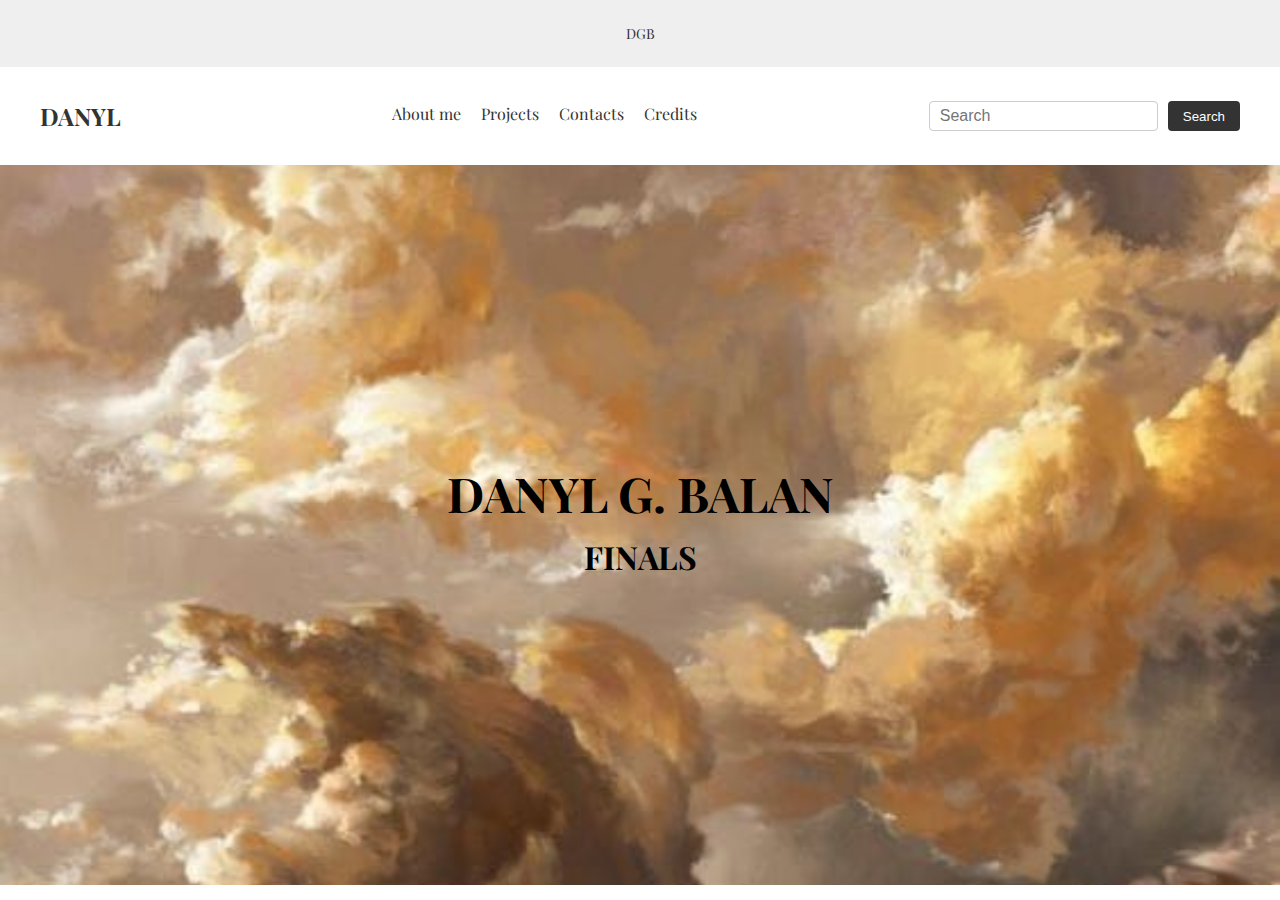
<file: index.html>
<!DOCTYPE html>
<html lang="en">
<head>
    <meta charset="UTF-8">
    <meta name="viewport" content="width=device-width, initial-scale=1.0">
    <title>Birch Home Page</title>
    <link rel="stylesheet" href="./assets/css/style.css">
    <link href="https://fonts.googleapis.com/css2?family=Playfair+Display:wght@400;700&display=swap" rel="stylesheet">
</head>
<body>
    <header>
        <div class="top-bar">
            <p>DGB</p>
        </div>
        <nav class="navbar">
            <div class="logo">DANYL</div>
            <ul class="nav-links">
                <li><a href="./pages/page1/index.html">About me</a></li>
                <li><a href="./pages/page2/index.html">Projects</a></li>
                <li><a href="./pages/page 5/index.html">Contacts</a></li>
                <li><a href="./pages/page 4/index.html">Credits</a></li>
            </ul>
            <div class="search-bar">
                <input type="text" placeholder="Search">
                <button type="button">Search</button>
            </div>
        </nav>
    </header>
    <main>
        <div class="hero">
            <img src="./assets/img/clouds.jpg" alt="Living Room" class="hero-image">
            <div class="hero-text">
                <h1>DANYL G. BALAN</h1>
                <h2>FINALS</h2>
               <p> </p>
            </div>
        </div>
    </main>
</body>
</html>
</file>
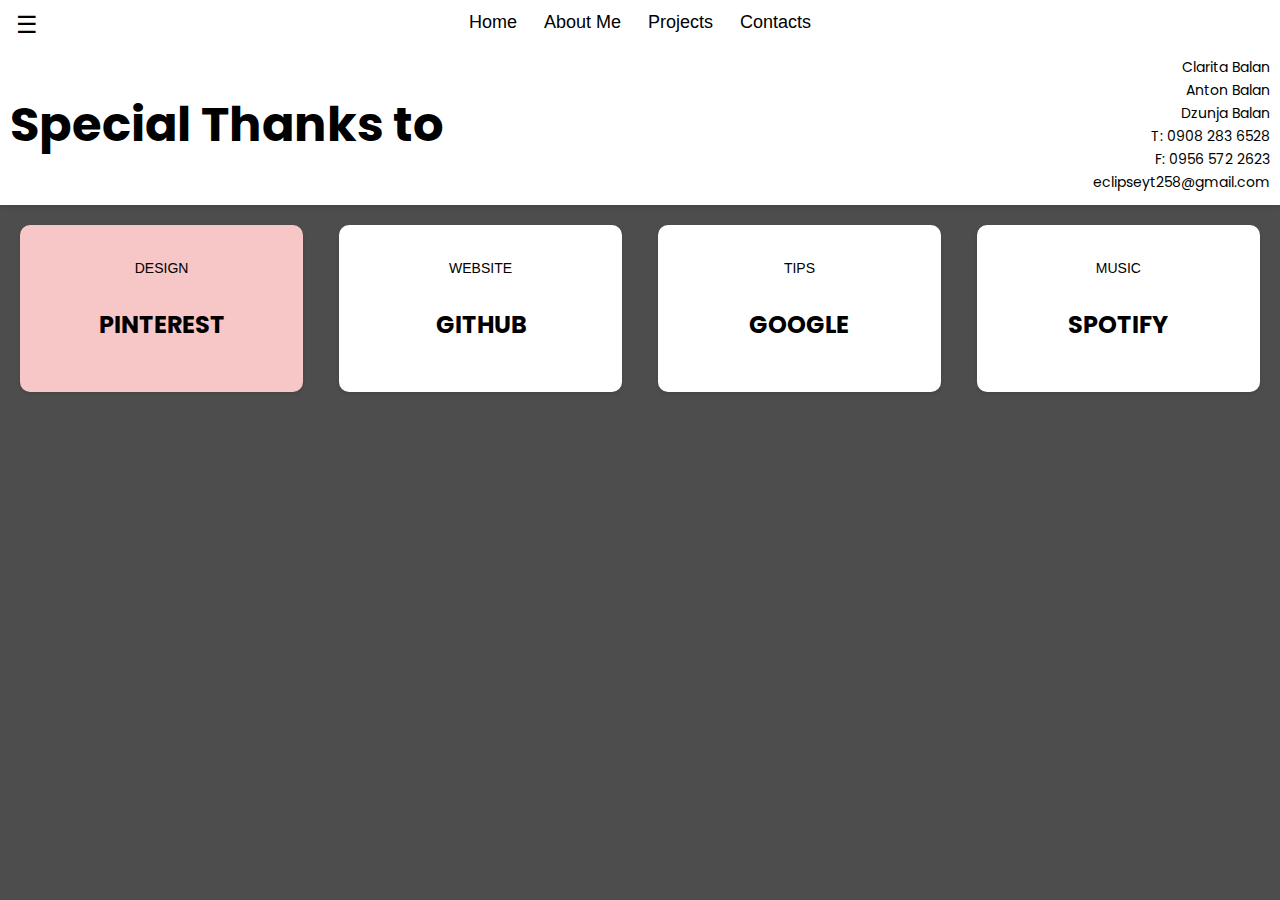
<file: pages/page 4/index.html>
<!DOCTYPE html>
<html lang="en">
<head>
    <meta charset="UTF-8">
    <meta name="viewport" content="width=device-width, initial-scale=1.0">
    <title>Website Layout</title>
    <link rel="stylesheet" href="../../pages/page 4/assets/css/style.css">
    <link href="https://fonts.googleapis.com/css2?family=Poppins:wght@300;400;600&display=swap" rel="stylesheet">
</head>
<body>
    <header class="header">
        <button id="navToggle" class="nav-toggle">☰</button>
        <div class="top-nav" id="topNav">
            <a href="../../index.html"><button>Home</button></a>
            <a href="../page1/index.html"><button>About Me</button></a>
            <a href="../page2/index.html"><button>Projects</button></a>
            <a href="../page 5/index.html"><button>Contacts</button></a>
        </div>
        <div class="main-nav">
            <h1>Special Thanks to</h1>
            <div class="contact-info">
                <p>Clarita Balan</p>
                <p>Anton Balan</p>
                <p>Dzunja Balan</p>
                <p>T: 0908 283 6528</p>
                <p>F: 0956 572 2623</p>
                <p>eclipseyt258@gmail.com</p>
            </div>
        </div>
    </header>
    <main class="main-content">
        <div id="home" class="card active">
            <a href="#home"><button>DESIGN </button></a>
            <h2>PINTEREST</h2>
        </div>
        <div id="about" class="card">
            <a href="#about"><button>WEBSITE</button></a>
            <h2>GITHUB</h2>
        </div>
        <div id="services" class="card">
            <a href="#services"><button>TIPS</button></a>
            <h2>GOOGLE</h2>
        </div>
        <div id="projects" class="card">
            <a href="#projects"><button>MUSIC</button></a>
            <h2>SPOTIFY</h2>
        </div>
    </main>
    <script src="../../pages/page 4/assets/js/script.js"></script>
</body>
</html>
</file>
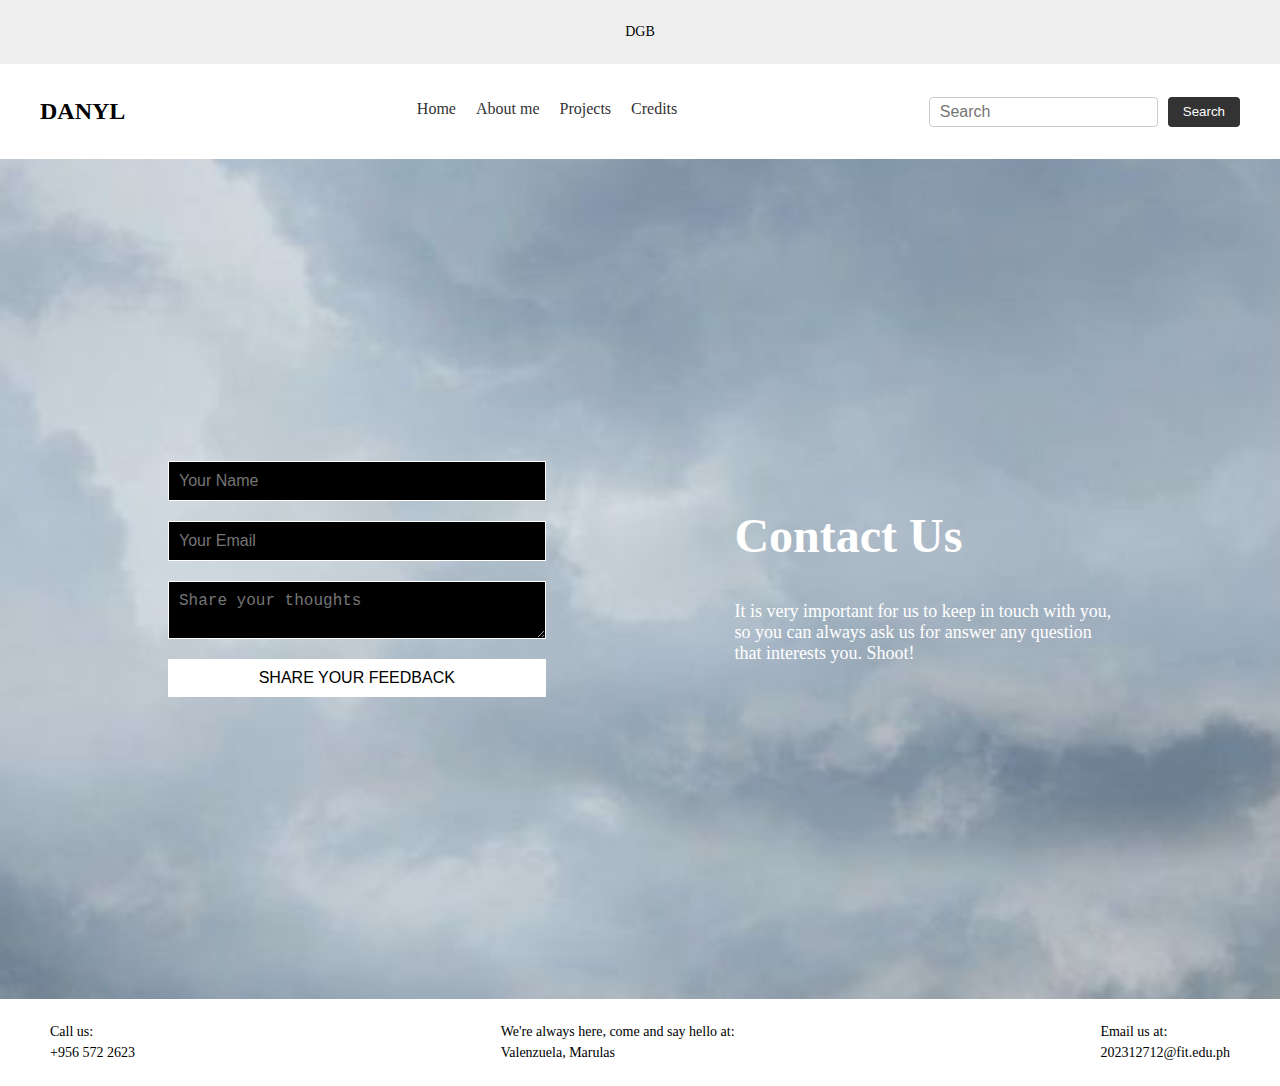
<file: pages/page 5/index.html>
<!DOCTYPE html>
<html lang="en">
<head>
    <meta charset="UTF-8">
    <meta name="viewport" content="width=device-width, initial-scale=1.0">
    <title>Contact Us</title>
    <link href="https://fonts.googleapis.com/css2?family=Roboto:wght@400;700&display=swap" rel="stylesheet">
    <link rel="stylesheet" href="../../pages/page 5/assets/css/style.css">
</head>
<body>
    <header>
        <div class="top-bar">
            <p>DGB</p>
        </div>
        <nav class="navbar">
            <div class="logo">DANYL</div>
            <ul class="nav-links">
                <li><a href="../../index.html">Home</a></li>
                <li><a href="../page1/index.html">About me</a></li>
                <li><a href="../page2/index.html">Projects</a></li>
                <li><a href="../page 4/index.html">Credits</a></li>
            </ul>
            <div class="search-bar">
                <input type="text" placeholder="Search">
                <button type="button">Search</button>
            </div>
        </nav>
    </header>
    <main>
        <section class="contact-section">
            <div class="contact-form">
                <input type="text" placeholder="Your Name">
                <input type="email" placeholder="Your Email">
                <textarea placeholder="Share your thoughts"></textarea>
                <button>SHARE YOUR FEEDBACK</button>
            </div>
            <div class="contact-info">
                <h1>Contact Us</h1>
                <p>It is very important for us to keep in touch with you, so you can always ask us for answer any question that interests you. Shoot!</p>
            </div>
        </section>
    </main>
    <footer>
        <div class="footer-left">
            <p>Call us:</p>
            <p>+956 572 2623</p>
        </div>
        <div class="footer-center">
            <p>We're always here, come and say hello at:</p>
            <p>Valenzuela, Marulas</p>
        </div>
        <div class="footer-right">
            <p>Email us at:</p>
            <p>202312712@fit.edu.ph</p>
        </div>
    </footer>
</body>
</html>
</file>
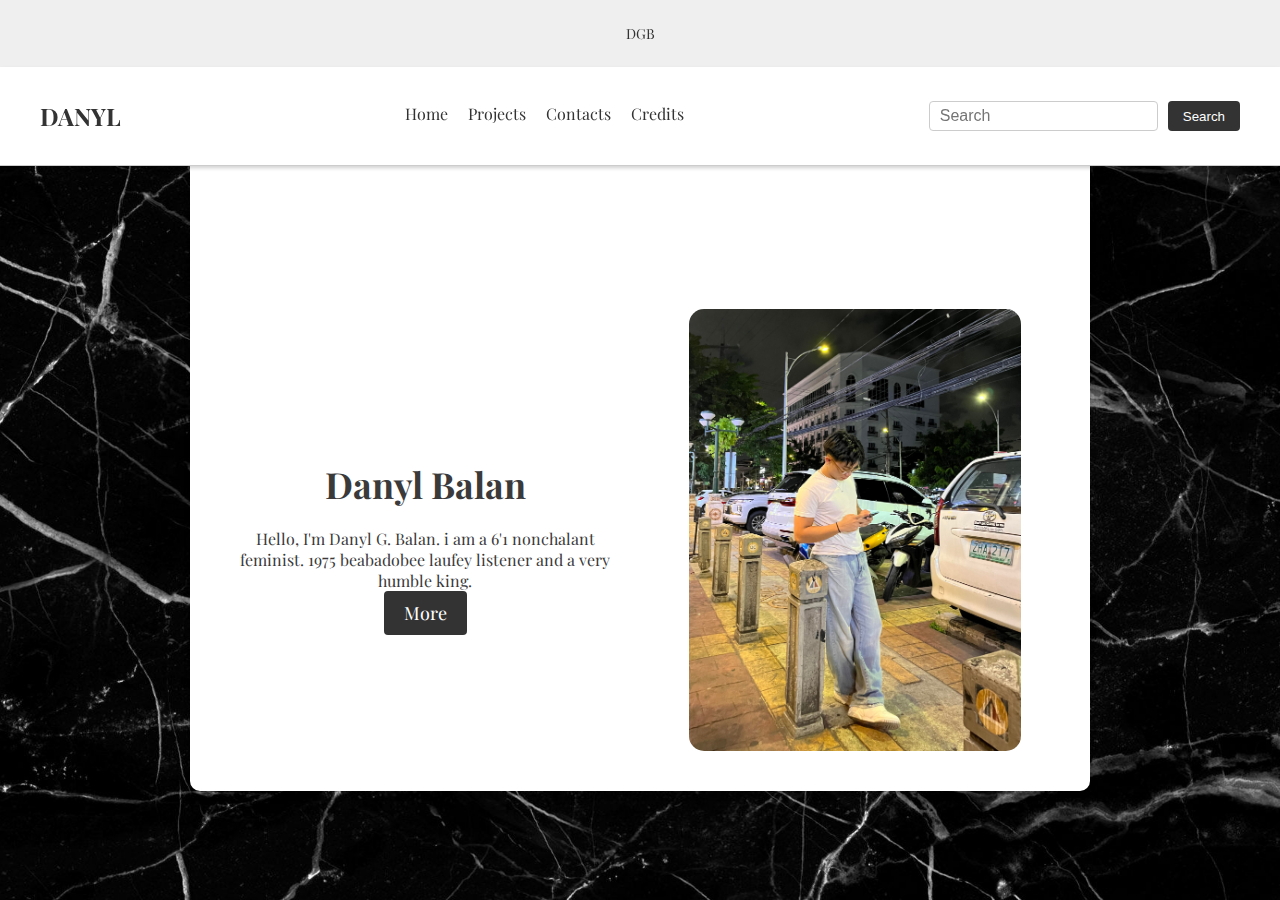
<file: pages/page1/index.html>
<!DOCTYPE html>
<html lang="en">
<head>
    <meta charset="UTF-8">
    <meta name="viewport" content="width=device-width, initial-scale=1.0">
    <title>Danyl Balan</title>
    <link rel="stylesheet" href="../page1/assets/css/style.css">
    <link href="https://fonts.googleapis.com/css2?family=Playfair+Display:wght@400;700&display=swap" rel="stylesheet">
</head>
<body>
    <header>
        <div class="top-bar">
            <p>DGB</p>
        </div>
        <nav class="navbar">
            <div class="logo">DANYL</div>
            <ul class="nav-links">
                <li><a href="../../index.html">Home</a></li>
                <li><a href="../page2/index.html">Projects</a></li>
                <li><a href="../page 5/index.html">Contacts</a></li>
                <li><a href="../page 4/index.html">Credits</a></li>
            </ul>
            <div class="search-bar">
                <input type="text" placeholder="Search">
                <button type="button">Search</button>
            </div>
        </nav>
    </header>
    <main>
        <div class="content">
            <div class="text">
                <h1>Danyl Balan</h1>
                <p>Hello, I'm Danyl G. Balan. i am a 6'1 nonchalant feminist. 1975 beabadobee laufey listener and a very humble king.</p>
                <a href="../../pages/page3/index.html" class="more-button">More</a>
            </div>
            <div class="image">
                <img src="../../assets/img/danylbalan.jpg" alt="Danyl Balan">
            </div>
        </div>
    </main>
</body>
</html>
</file>
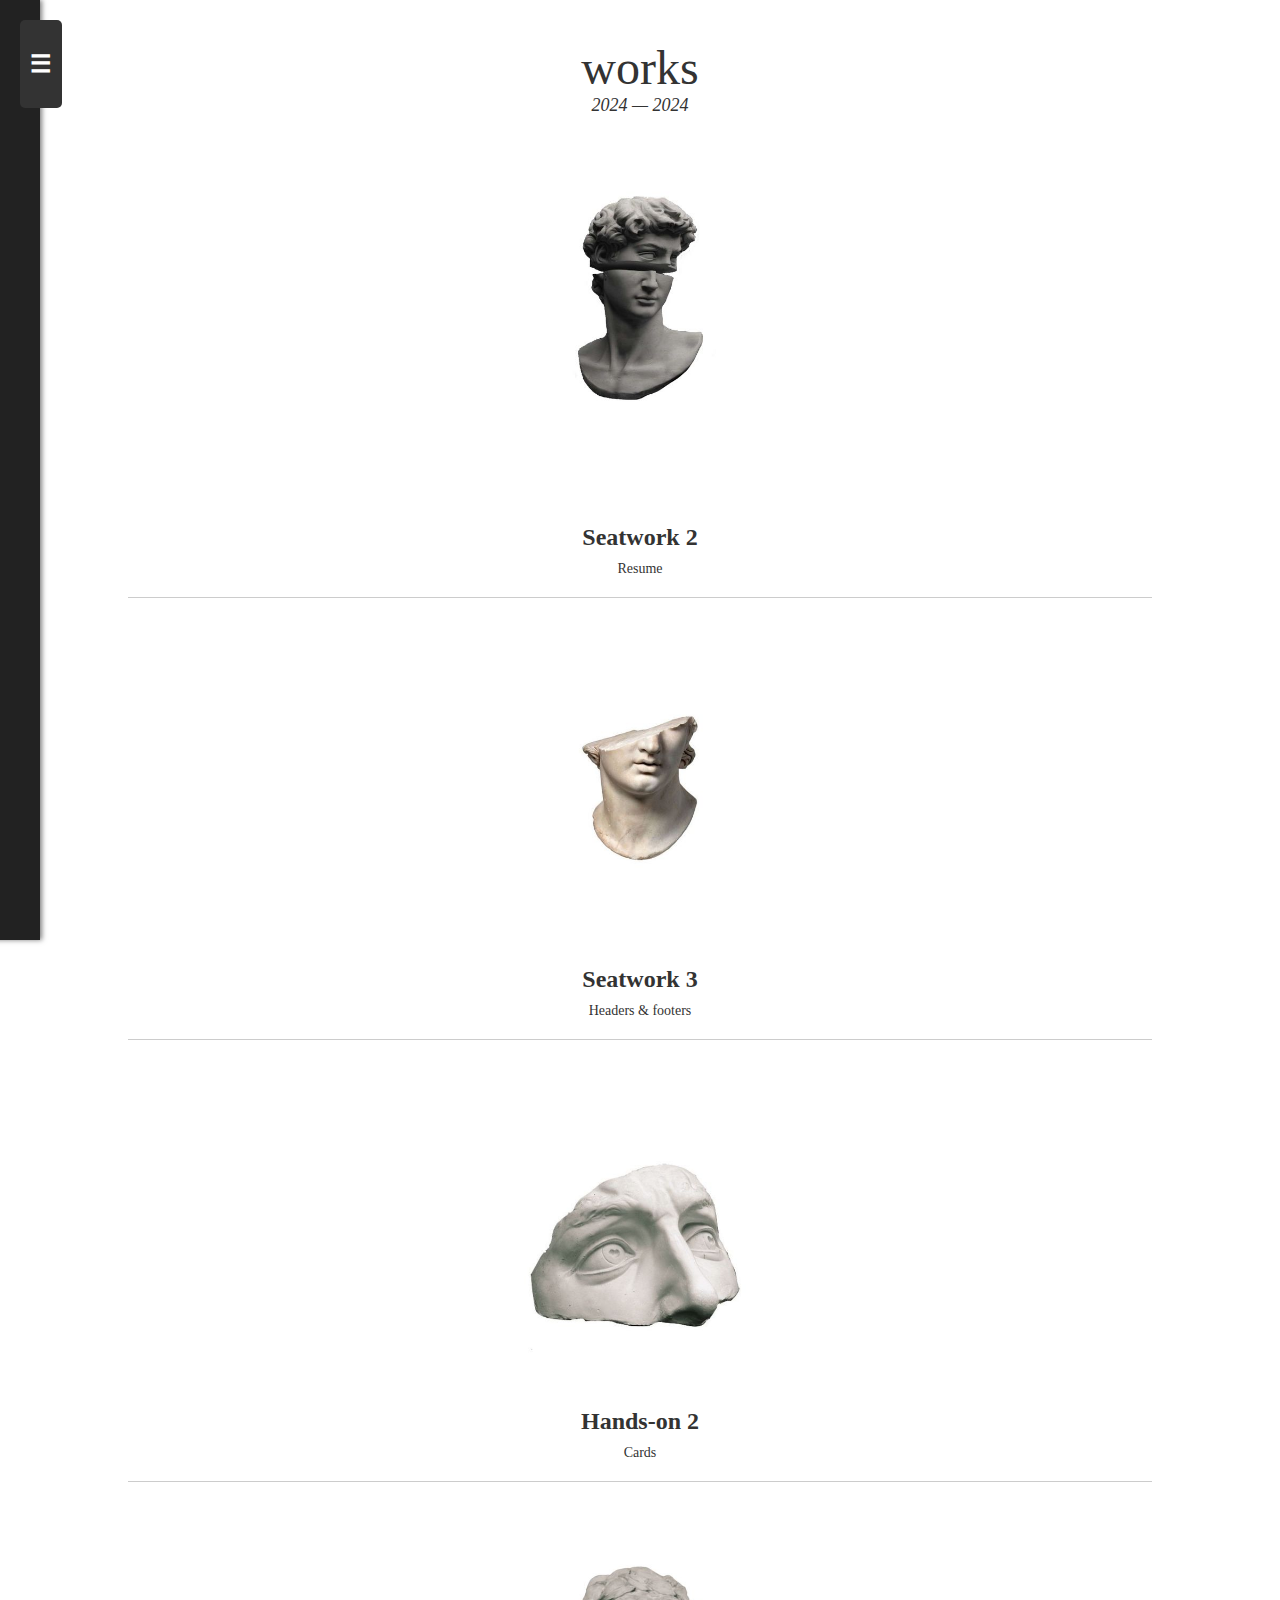
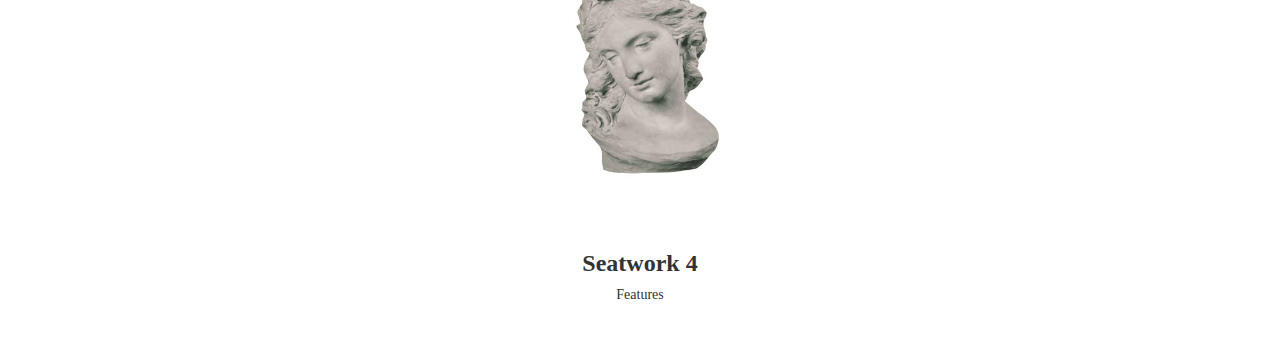
<file: pages/page2/index.html>
<!DOCTYPE html>
<html lang="en">
<head>
    <meta charset="UTF-8">
    <meta name="viewport" content="width=device-width, initial-scale=1.0">
    <title>Works</title>
    <link rel="stylesheet" href="../../pages/page2/assets/css/style.css">
</head>
<body>
    <div class="container">
        <header>
            <div class="top-bar">
            </div>
            <h1>works</h1>
            <div class="year-range">2024 — 2024</div>
        </header>
        <main>
            <section class="project">
                <div class="project-content">
                    <a href="https://danylwiththedemonback.github.io/WD_BALAN_SEATWORK2/">
                        <img src="../../assets/img/gg4.jpg" alt="S7 Airlines">
                    </a>
                    <div class="project-info">
                        <h2>Seatwork 2</h2>
                        <p>Resume</p>
                    </div>
                </div>
                <div class="divider"></div>
            </section>
            <section class="project">
                <div class="project-content">
                    <a href="https://danylwiththedemonback.github.io/WD-SW3-BALAN/">
                        <img src="../../assets/img/gg1.jpg" alt="Zimmermann">
                    </a>
                    <div class="project-info">
                        <h2>Seatwork 3</h2>
                        <p>Headers & footers</p>
                    </div>
                </div>
                <div class="divider"></div>
            </section>
            <section class="project">
                <div class="project-content">
                    <a href="https://danylwiththedemonback.github.io/WD-HO2-BALAN/">
                        <img src="../../assets/img/gg2.jpg" alt="The DJ Mag">
                    </a>
                    <div class="project-info">
                        <h2>Hands-on 2</h2>
                        <p>Cards</p>
                    </div>
                </div>
                <div class="divider"></div>
            </section>
            <section class="project">
                <div class="project-content">
                    <a href="https://danylwiththedemonback.github.io/WD_BALAN_SEATWORK4/">
                        <img src="../../assets/img/gg3.jpg" alt="Another Project">
                    </a>
                    <div class="project-info">
                        <h2>Seatwork 4</h2>
                        <p>Features</p>
                    </div>
                </div>
            </section>
        </main>
    </div>
    <div class="menu-button">
        <h2>&#9776;</h2>
    </div>
    <div class="navigation-menu">
        <ul>
            <li><a href="../../index.html">Home</a></li>
            <li><a href="../page1/index.html">About Me</a></li>
            <li><a href="../page 4/index.html">Credits</a></li>
            <li><a href="../page 5/index.html">Contacts</a></li>
        </ul>
    </div>
    <script src="../../pages/page2/assets/js/scripts.js"></script>
</body>
</html>
</file>
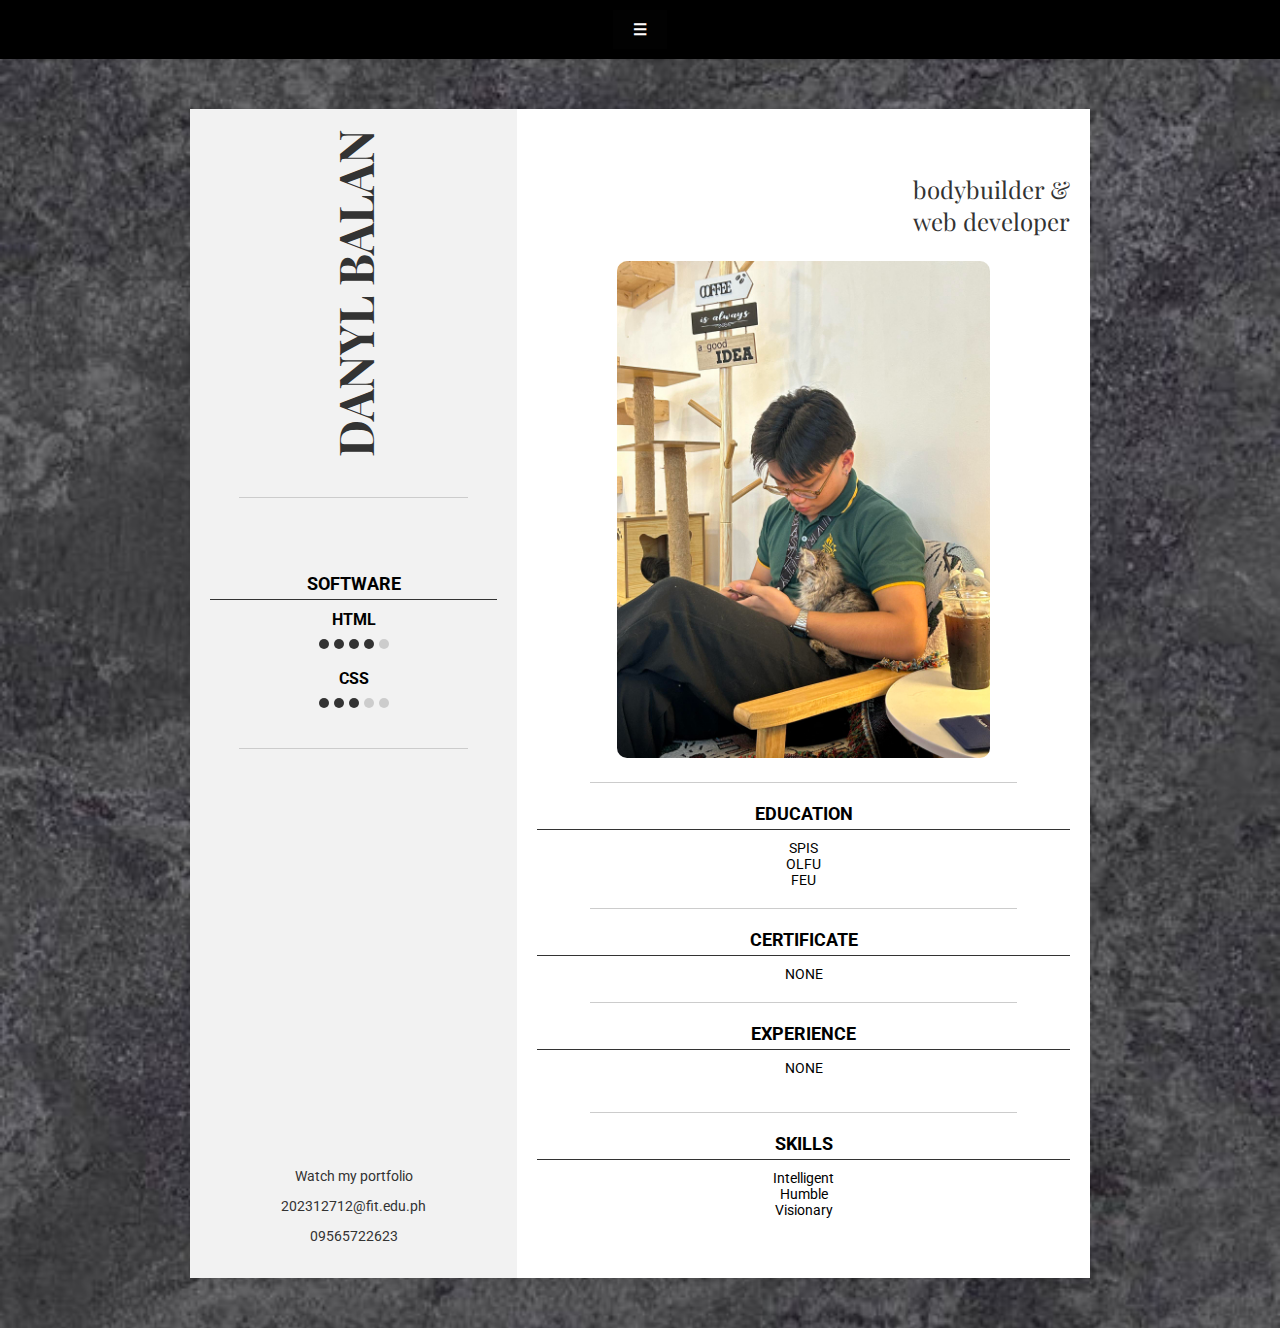
<file: pages/page3/index.html>
<!DOCTYPE html>
<html lang="en">
<head>
    <meta charset="UTF-8">
    <meta name="viewport" content="width=device-width, initial-scale=1.0">
    <title>Resume</title>
    <link href="https://fonts.googleapis.com/css2?family=Playfair+Display:wght@400;700&family=Roboto:wght@300;400;700&display=swap" rel="stylesheet">
    <link rel="stylesheet" href="../../pages/page3/assets/css/style.css">
</head>
<body>
    <header>
        <div class="header-container">
            <button id="toggleButton" class="toggle-button">☰</button>
            <a href="../../pages/page1/index.html" class="back-button" id="backButton">RETURN</a>
        </div>
    </header>
    <div class="container">
        <div class="left-column">
            <h1>DANYL BALAN</h1>
            <div class="description">
                <!-- Add description text here -->
            </div>
            <div class="divider"></div>
            <div class="software">
                <h2>SOFTWARE</h2>
                <p>HTML</p>
                <div class="dots">
                    <span class="dot full"></span>
                    <span class="dot full"></span>
                    <span class="dot full"></span>
                    <span class="dot full"></span>
                    <span class="dot"></span>
                </div>
                <p>CSS</p>
                <div class="dots">
                    <span class="dot full"></span>
                    <span class="dot full"></span>
                    <span class="dot full"></span>
                    <span class="dot"></span>
                    <span class="dot"></span>
                </div>
            </div>
            <div class="divider"></div>
            <div class="contact">
                <p>Watch my portfolio</p>
                <p>202312712@fit.edu.ph</p>
                <p>09565722623</p>
            </div>
        </div>
        <div class="right-column">
            <div class="title">
                <p>bodybuilder &<br>web developer</p>
            </div>
            <div class="photo">
                <img src="../../assets/img/Selected photo (2).jfif" alt="Anna Vid">
            </div>
            <div class="divider"></div>
            <div class="section">
                <h2>EDUCATION</h2>
                <p>SPIS<br>OLFU<br>FEU</p>
            </div>
            <div class="divider"></div>
            <div class="section">
                <h2>CERTIFICATE</h2>
                <p>NONE</p>
            </div>
            <div class="divider"></div>
            <div class="section">
                <h2>EXPERIENCE</h2>
                <p>NONE<br><br></p>
            </div>
            <div class="divider"></div>
            <div class="section">
                <h2>SKILLS</h2>
                <p>Intelligent<br>Humble<br>Visionary</p>
            </div>
        </div>
    </div>
    <script src="../../pages/page3/assets/js/scripts.js"></script>
</body>
</html>
</file>
<file: assets/css/style.css>
body {
    margin: 0;
    font-family: 'Playfair Display', serif;
    color: #333;
}

.header {
    background-color: white;
    box-shadow: 0 2px 4px rgba(0, 0, 0, 0.1);
}

.top-bar {
    background-color: #efefef;
    text-align: center;
    padding: 10px;
    font-size: 14px;
}

.navbar {
    display: flex;
    justify-content: space-between;
    align-items: center;
    padding: 20px 40px;
}

.navbar .logo {
    font-size: 24px;
    font-weight: 700;
}

.navbar .nav-links {
    list-style: none;
    display: flex;
    gap: 20px;
}

.navbar .nav-links li {
    font-size: 16px;
    position: relative;
}

.navbar .nav-links a {
    text-decoration: none;
    color: #333;
    position: relative;
    display: inline-block;
    padding-bottom: 5px;
}

.navbar .nav-links a::after {
    content: '';
    position: absolute;
    width: 0;
    height: 2px;
    background: #000;
    left: 50%;
    bottom: 0;
    transition: width 0.3s ease, left 0.3s ease;
}

.navbar .nav-links a:hover::after {
    width: 100%;
    left: 0;
}

.navbar .search-bar {
    display: flex;
    gap: 10px;
}

.navbar .search-bar input {
    padding: 5px 10px;
    font-size: 16px;
    border: 1px solid #ccc;
    border-radius: 4px;
}

.navbar .search-bar button {
    padding: 5px 15px;
    background-color: #333;
    color: white;
    border: none;
    border-radius: 4px;
    cursor: pointer;
}

.hero {
    position: relative;
    text-align: center;
    color: rgb(0, 0, 0);
}

.hero-image {
    width: 100%;
    height: 80vh;
    object-fit: cover;
}

.hero-text {
    position: absolute;
    top: 50%;
    left: 50%;
    transform: translate(-50%, -50%);
}

.hero-text h1 {
    font-size: 48px;
    margin: 0;
}

.hero-text h2 {
    font-size: 32px;
    margin: 10px 0;
}

.explore-button {
    padding: 10px 20px;
    background-color: #333;
    color: white;
    text-decoration: none;
    border-radius: 4px;
    font-size: 18px;
}

.explore-button:hover {
    background-color: #555;
}
</file>
<file: pages/page 4/assets/css/style.css>
body {
    margin: 0;
    font-family: 'Poppins', sans-serif;
    background-color: #4e4d4d;
}

.header {
    background-color: #fff;
    color: #000;
    padding: 10px;
    position: relative;
    box-shadow: 0 2px 4px rgba(0,0,0,0.1);
}

.nav-toggle {
    background: none;
    border: none;
    color: black;
    font-size: 24px;
    cursor: pointer;
    position: absolute;
    top: 10px;
    left: 10px;
}

.top-nav {
    display: flex;
    justify-content: center;
    align-items: center;
    gap: 15px;
}

.top-nav button {
    background: none;
    border: none;
    color: black;
    font-size: 18px;
    cursor: pointer;
}

.main-nav {
    display: flex;
    justify-content: space-between;
    align-items: center;
    padding-top: 20px;
}

.main-nav h1 {
    margin: 0;
    font-size: 48px;
}

.contact-info {
    text-align: right;
}

.contact-info p {
    margin: 2px 0;
    font-size: 14px;
}

.main-content {
    display: flex;
    justify-content: space-between;
    padding: 20px;
}

.card {
    background-color: white;
    border-radius: 10px;
    width: 18%;
    padding: 30px;
    box-shadow: 0 2px 4px rgba(0,0,0,0.1);
    text-align: center;
    transition: transform 0.3s ease, background-color 0.3s ease;
}

.card button {
    background: none;
    border: none;
    color: #000;
    font-size: 14px;
    margin-bottom: 10px;
    cursor: pointer;
}

.card.active {
    background-color: #f7c6c7;
}

.card:hover {
    transform: scale(1.05);
    background-color: #e0e0e0;
}
</file>
<file: pages/page 5/assets/css/style.css>
body {
    font-family: 'Playfair Display', serif;
    background-color: #000;
    color: #fff;
    margin: 0;
    padding: 0;
}

header {
    background-color: white;
    box-shadow: 0 2px 4px rgba(0, 0, 0, 0.1);
    font-family: 'Playfair Display', serif; /* Changed the header font to Times New Roman */
}

.top-bar {
    background-color: #efefef;
    color: black;
    text-align: center;
    padding: 10px;
    font-size: 14px;
}

.navbar {
    display: flex;
    justify-content: space-between;
    align-items: center;
    padding: 20px 40px;
}

.navbar .logo {
    font-size: 24px;
    font-weight: 700;
    color: black; /* Changed the logo color to black */
}

.navbar .nav-links {
    list-style: none;
    display: flex;
    gap: 20px;
}

.navbar .nav-links li {
    font-size: 16px;
    position: relative;
}

.navbar .nav-links a {
    text-decoration: none;
    color: #333;
    position: relative;
    display: inline-block;
    padding-bottom: 5px;
}

.navbar .nav-links a::after {
    content: '';
    position: absolute;
    width: 0;
    height: 2px;
    background: #000;
    left: 50%;
    bottom: 0;
    transition: width 0.3s ease, left 0.3s ease;
}

.navbar .nav-links a:hover::after {
    width: 100%;
    left: 0;
}

.navbar .search-bar {
    display: flex;
    gap: 10px;
}

.navbar .search-bar input {
    padding: 5px 10px;
    font-size: 16px;
    border: 1px solid #ccc;
    border-radius: 4px;
}

.navbar .search-bar button {
    padding: 5px 15px;
    background-color: #333;
    color: white;
    border: none;
    border-radius: 4px;
    cursor: pointer;
}

main {
    display: flex;
    justify-content: center;
    align-items: center;
    height: calc(100vh - 160px);
    padding: 50px;
    background: url('../../../../assets/img/brightclouds.jpg') no-repeat center center;
    background-size: cover;
}

.contact-section {
    display: flex;
    justify-content: space-between;
    width: 80%;
}

.contact-form {
    display: flex;
    flex-direction: column;
    justify-content: center;
    width: 40%;
}

.contact-form input, .contact-form textarea {
    background-color: #000;
    border: 1px solid #fff;
    color: #fff;
    padding: 10px;
    margin-bottom: 20px;
    font-size: 16px;
}

.contact-form button {
    background-color: #fff;
    color: #000;
    border: none;
    padding: 10px 20px;
    font-size: 16px;
    cursor: pointer;
    transition: transform 0.3s ease, background-color 0.3s ease, color 0.3s ease;
}

.contact-form button:hover {
    background-color: #000;
    color: #fff;
    transform: scale(1.05); /* Added hover animation */
}

.contact-info {
    display: flex;
    flex-direction: column;
    justify-content: center;
    width: 40%;
    text-align: left;
}

.contact-info h1 {
    font-size: 48px;
    margin-bottom: 20px;
}

.contact-info p {
    font-size: 18px;
}

footer {
    display: flex;
    justify-content: space-between;
    background-color: white; /* Changed the footer color to white */
    padding: 20px 50px;
    color: black; /* Changed the footer text color to black */
}

.footer-left, .footer-center, .footer-right {
    text-align: left;
}

footer p {
    margin: 5px 0;
    font-size: 14px;
    color: black; /* Changed the footer text color to black */
}
</file>
<file: pages/page1/assets/css/style.css>
/* General Styles */
body {
    margin: 0;
    font-family: 'Playfair Display', serif;
    background: url('../../../../assets/img/blackmarble.jpg') no-repeat center center fixed;
    background-size: cover;
    color: #333;
    display: flex;
    flex-direction: column;
    align-items: center;
    justify-content: center;
    height: 100vh;
}

header {
    width: 100%; /* Ensure header spans full width */
    background-color: white;
    box-shadow: 0 2px 4px rgba(0, 0, 0, 0.1);
    z-index: 1000; /* Ensure the header is above other content */
    position: fixed; /* Fix header at the top */
    top: 0; /* Stick to the top of the page */
}

.top-bar {
    background-color: #efefef;
    text-align: center;
    padding: 10px;
    font-size: 14px;
}

.navbar {
    display: flex;
    justify-content: space-between;
    align-items: center;
    padding: 20px 40px;
    background-color: #fff;
    border-bottom: 1px solid #ccc;
    box-shadow: 0 2px 4px rgba(0, 0, 0, 0.1);
}

.navbar .logo {
    font-size: 24px;
    font-weight: 700;
}

.navbar .nav-links {
    list-style: none;
    display: flex;
    gap: 20px;
}

.navbar .nav-links li {
    font-size: 16px;
    position: relative;
}

.navbar .nav-links a {
    text-decoration: none;
    color: #333;
    position: relative;
    display: inline-block;
    padding-bottom: 5px;
}

.navbar .nav-links a::after {
    content: '';
    position: absolute;
    width: 0;
    height: 2px;
    background: #000;
    left: 50%;
    bottom: 0;
    transition: width 0.3s ease, left 0.3s ease;
}

.navbar .nav-links a:hover::after {
    width: 100%;
    left: 0;
}

.navbar .search-bar {
    display: flex;
    gap: 10px;
}

.navbar .search-bar input {
    padding: 5px 10px;
    font-size: 16px;
    border: 1px solid #ccc;
    border-radius: 4px;
}

.navbar .search-bar button {
    padding: 5px 15px;
    background-color: #333;
    color: white;
    border: none;
    border-radius: 4px;
    cursor: pointer;
}

main {
    background-color: #fff;
    border-radius: 10px;
    box-shadow: 0 4px 6px rgba(0, 0, 0, 0.1);
    overflow: hidden;
    display: flex;
    align-items: center;
    justify-content: center;
    flex-direction: column;
    width: 80%;
    max-width: 900px;
    padding-top: 160px; /* Adjust as needed for header height */
    text-align: center;
}

.content {
    display: flex;
    padding: 40px;
    gap: 40px;
    flex-wrap: wrap;
    justify-content: center;
    align-items: center;
}

.text {
    flex: 1;
    color: rgb(58, 58, 58); /* Set text color to white */
    text-align: center;
}

.text h1 {
    font-size: 36px;
    margin-bottom: 20px;
}

.text p {
    font-size: 16px;
    margin-bottom: 10px;
    color: rgb(58, 58, 58); /* Set text color to white */
}

.image {
    flex: 1;
    display: flex;
    justify-content: center;
    align-items: center;
}

.image img {
    width: 85%;
    border-radius: 15px;
}

/* More Button Styles */
.more-button {
    padding: 10px 20px;
    background-color: #333;
    color: white;
    text-decoration: none;
    border: none;
    border-radius: 4px;
    font-size: 18px;
    cursor: pointer;
    position: relative;
    transition: background-color 0.3s ease, transform 0.3s ease;
}

.more-button::after {
    content: '';
    position: absolute;
    width: 0;
    height: 2px;
    background: #000;
    left: 50%;
    bottom: -2px;
    transition: width 0.3s ease, left 0.3s ease;
}

.more-button:hover::after {
    width: 100%;
    left: 0;
}

footer {
    display: flex;
    justify-content: center;
    width: 100%;
    padding: 20px 0;
    background-color: #333;
}

.social-links {
    list-style: none;
    display: flex;
    gap: 20px;
}

.social-links li {
    font-size: 16px;
}

.social-links a {
    text-decoration: none;
    color: #ffffff;
}
</file>
<file: pages/page2/assets/css/style.css>
body {
    font-family: 'Times New Roman', Times, serif;
    background-color: #ffffff;
    color: #333;
    margin: 0;
    padding: 0;
}

.container {
    width: 80%;
    margin: 0 auto;
    background-color: #fff;
    padding: 20px;
}

header {
    text-align: center;
    margin-bottom: 50px;
}

.top-bar {
    display: flex;
    justify-content: space-between;
    font-size: 14px;
    margin-bottom: 20px;
}

h1 {
    font-size: 48px;
    font-weight: normal;
    margin: 0;
}

.year-range {
    font-size: 18px;
    font-style: italic;
    margin-bottom: 40px;
}

.project {
    margin-bottom: 40px;
}

.project-content {
    text-align: center;
}

.project-content a {
    display: inline-block;
    position: relative;
    overflow: hidden;
}

.project-content img {
    width: 300px;
    height: auto;
    transition: transform 0.3s ease, box-shadow 0.3s ease;
}

.project-content a:hover img {
    transform: scale(1.05);
    box-shadow: 0 8px 16px rgba(0, 0, 0, 0.3);
}

.project-info {
    text-align: center;
    margin-top: 20px;
}

.project-info h2 {
    font-size: 24px;
    margin: 0 0 10px 0;
}

.project-info p {
    font-size: 14px;
    margin: 0 0 10px 0;
}

.divider {
    height: 1px;
    background-color: #ccc;
    margin-top: 20px;
}

.menu-button {
    position: fixed;
    top: 20px;
    left: 20px;
    cursor: pointer;
    z-index: 1000;
    background-color: #333;
    color: #fff;
    padding: 10px;
    border-radius: 5px;
}

.navigation-menu {
    position: fixed;
    top: 0;
    left: -250px;
    width: 250px;
    height: 100%;
    background-color: #222;
    color: #fff;
    padding: 20px;
    box-shadow: 2px 0 5px rgba(0, 0, 0, 0.5);
    transition: left 0.3s ease;
    z-index: 999;
    display: flex;
    flex-direction: column;
    justify-content: center;
    align-items: center;
}

.navigation-menu ul {
    list-style: none;
    padding: 0;
    margin: 0;
}

.navigation-menu ul li {
    margin-bottom: 20px;
}

.navigation-menu ul li a {
    color: #fff;
    text-decoration: none;
    font-size: 18px;
}

.navigation-menu.open {
    left: 0;
}
</file>
<file: pages/page3/assets/css/style.css>
body {
    font-family: 'Roboto', sans-serif;
    margin: 0;
    padding: 0;
    background-color: #f2f2f2;
    background-image: url('../../../../assets/img/stonebg.jpg'); /* Replace with your image path */
    background-size: cover;
    background-position: center;
}
.header-container {
    padding: 10px 20px;
    background-color: #000000;
    display: flex;
    justify-content: center;
    box-shadow: 0 2px 4px rgba(0, 0, 0, 0.1);
    position: sticky;
    top: 0;
    z-index: 1000;
}

.toggle-button {
    padding: 10px 20px;
    background-color: #020202;
    color: #fffdfd;
    font-size: 16px;
    font-weight: 700;
    border: none;
    cursor: pointer;
    transition: background-color 0.3s ease;
}

.back-button {
    padding: 10px 20px;
    background-color: #020202;
    color: #fffdfd;
    font-size: 16px;
    font-weight: 700;
    border: none;
    cursor: pointer;
    position: relative;
    transition: background-color 0.3s ease, opacity 0.3s ease;
    opacity: 0;
    display: none;
}

.back-button::after {
    content: '';
    position: absolute;
    width: 0;
    height: 2px;
    background: #fff;
    left: 50%;
    bottom: -2px;
    transition: width 0.3s ease, left 0.3s ease;
}

.back-button:hover {
    background-color: #555;
}

.back-button:hover::after {
    width: 100%;
    left: 0;
}

.container {
    display: flex;
    max-width: 900px;
    margin: 50px auto;
    background-color: #fff;
    box-shadow: 0 4px 8px rgba(0,0,0,0.1);
}

.left-column {
    background-color: #f2f2f2;
    padding: 20px;
    width: 35%;
    display: flex;
    flex-direction: column;
    align-items: center;
}

.left-column h1 {
    writing-mode: vertical-rl;
    transform: rotate(180deg);
    font-family: 'Playfair Display', serif;
    font-size: 48px;
    margin: 0;
    text-align: center;
    color: #333;
}

.description {
    margin-top: 20px;
    text-align: center;
    font-size: 14px;
    color: #e74c3c;
}

.software {
    margin-top: 40px;
    width: 100%;
}

.software h2 {
    margin-bottom: 10px;
    font-size: 18px;
    font-weight: 700;
    border-bottom: 1px solid #333;
    padding-bottom: 5px;
    text-align: center;
}

.software p {
    margin: 10px 0;
    font-weight: 700;
    text-align: center;
}

.dots {
    display: flex;
    justify-content: center;
    gap: 5px;
    margin-bottom: 20px;
}

.dot {
    width: 10px;
    height: 10px;
    border-radius: 50%;
    background-color: #ccc;
}

.dot.full {
    background-color: #333;
}

.contact {
    margin-top: auto;
    text-align: center;
    font-size: 14px;
    color: #333;
}

.right-column {
    padding: 40px 20px;
    width: 65%;
}

.title {
    text-align: right;
    font-family: 'Playfair Display', serif;
    font-size: 24px;
    color: #333;
}

.photo {
    text-align: center;
    margin: 20px 0;
}

.photo img {
    max-width: 70%;
    border-radius: 10px;
}

.section {
    margin: 20px 0;
}

.section h2 {
    font-size: 18px;
    font-weight: 700;
    margin-bottom: 10px;
    border-bottom: 1px solid #333;
    padding-bottom: 5px;
    text-align: center;
}

.section p {
    font-size: 14px;
    margin: 5px 0;
    text-align: center;
}

.divider {
    width: 80%;
    height: 1px;
    background-color: #ccc;
    margin: 20px auto;
}
</file>
